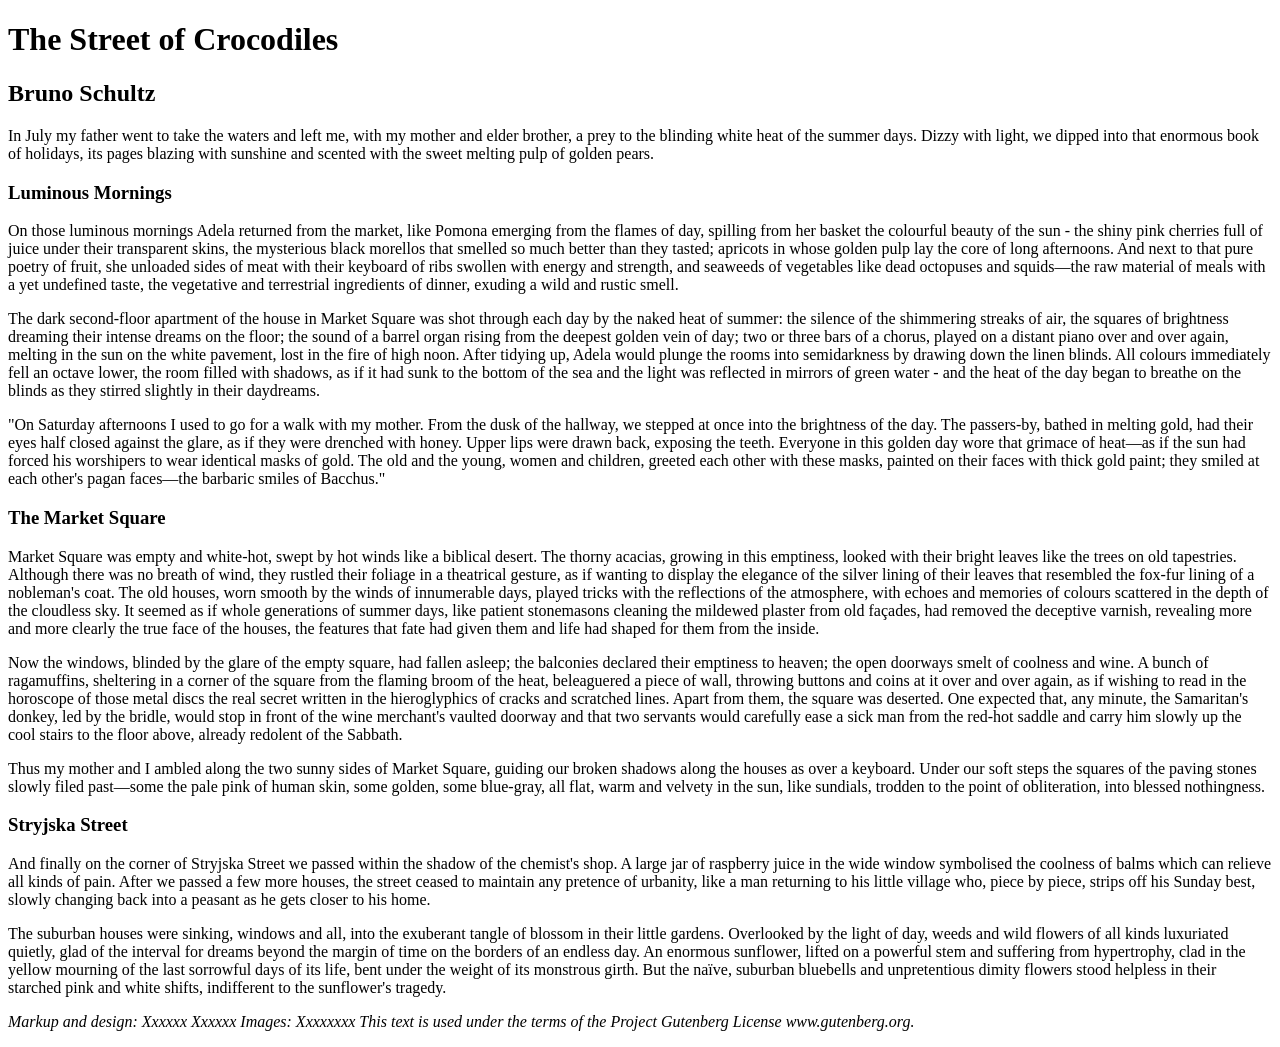
<file: index.html>
<!DOCTYPE html>
<html lang="en">
<head>
<meta charset="UTF-8">
    <title>The Street of Crocodiles</title>
</head>
<body>
    <h1>The Street of Crocodiles</h1>

<h2>Bruno Schultz</h2>

<p>In July my father went to take the waters and left me, with my mother and elder brother, a
prey to the blinding white heat of the summer days. Dizzy with light, we dipped into that
enormous book of holidays, its pages blazing with sunshine and scented with the sweet
melting pulp of golden pears.</p>

<h3>Luminous Mornings</h3>

<p>On those luminous mornings Adela returned from the market, like Pomona emerging from
the flames of day, spilling from her basket the colourful beauty of the sun - the shiny pink
cherries full of juice under their transparent skins, the mysterious black morellos that
smelled so much better than they tasted; apricots in whose golden pulp lay the core of long
afternoons. And next to that pure poetry of fruit, she unloaded sides of meat with their
keyboard of ribs swollen with energy and strength, and seaweeds of vegetables like dead
octopuses and squids—the raw material of meals with a yet undefined taste, the vegetative
and terrestrial ingredients of dinner, exuding a wild and rustic smell.</p>

<p>The dark second-floor apartment of the house in Market Square was shot through each day
by the naked heat of summer: the silence of the shimmering streaks of air, the squares of
brightness dreaming their intense dreams on the floor; the sound of a barrel organ rising
from the deepest golden vein of day; two or three bars of a chorus, played on a distant piano
over and over again, melting in the sun on the white pavement, lost in the fire of high noon.
After tidying up, Adela would plunge the rooms into semidarkness by drawing down the
linen blinds. All colours immediately fell an octave lower, the room filled with shadows, as if
it had sunk to the bottom of the sea and the light was reflected in mirrors of green water -
and the heat of the day began to breathe on the blinds as they stirred slightly in their
daydreams.</p>

<p>"On Saturday afternoons I used to go for a walk with my mother. From the dusk of the
hallway, we stepped at once into the brightness of the day. The passers-by, bathed in melting
gold, had their eyes half closed against the glare, as if they were drenched with honey.
Upper lips were drawn back, exposing the teeth. Everyone in this golden day wore that
grimace of heat—as if the sun had forced his worshipers to wear identical masks of gold. The
old and the young, women and children, greeted each other with these masks, painted on
their faces with thick gold paint; they smiled at each other's pagan faces—the barbaric
smiles of Bacchus."</p>

<h3>The Market Square</h3>

<p>Market Square was empty and white-hot, swept by hot winds like a biblical desert. The
thorny acacias, growing in this emptiness, looked with their bright leaves like the trees on
old tapestries. Although there was no breath of wind, they rustled their foliage in a
theatrical gesture, as if wanting to display the elegance of the silver lining of their leaves that
resembled the fox-fur lining of a nobleman's coat. The old houses, worn smooth by the
winds of innumerable days, played tricks with the reflections of the atmosphere, with
echoes and memories of colours scattered in the depth of the cloudless sky. It seemed as if
whole generations of summer days, like patient stonemasons cleaning the mildewed plaster
from old façades, had removed the deceptive varnish, revealing more and more clearly the
true face of the houses, the features that fate had given them and life had shaped for them
from the inside.</p>

<p>Now the windows, blinded by the glare of the empty square, had fallen asleep; the balconies
declared their emptiness to heaven; the open doorways smelt of coolness and wine.
A bunch of ragamuffins, sheltering in a corner of the square from the flaming broom of the
heat, beleaguered a piece of wall, throwing buttons and coins at it over and over again, as if
wishing to read in the horoscope of those metal discs the real secret written in the
hieroglyphics of cracks and scratched lines. Apart from them, the square was deserted. One
expected that, any minute, the Samaritan's donkey, led by the bridle, would stop in front of
the wine merchant's vaulted doorway and that two servants would carefully ease a sick man
from the red-hot saddle and carry him slowly up the cool stairs to the floor above, already
redolent of the Sabbath.</p>

<p>Thus my mother and I ambled along the two sunny sides of Market Square, guiding our
broken shadows along the houses as over a keyboard.
Under our soft steps the squares of the paving stones slowly filed past—some the pale pink
of human skin, some golden, some blue-gray, all flat, warm and velvety in the sun, like
sundials, trodden to the point of obliteration, into blessed nothingness.</p>

<h3>Stryjska Street</h3>

<p>And finally on the corner of Stryjska Street we passed within the shadow of the chemist's
shop. A large jar of raspberry juice in the wide window symbolised the coolness of balms
which can relieve all kinds of pain. After we passed a few more houses, the street ceased to
maintain any pretence of urbanity, like a man returning to his little village who, piece by
piece, strips off his Sunday best, slowly changing back into a peasant as he gets closer to his
home.</p>

<p>The suburban houses were sinking, windows and all, into the exuberant tangle of blossom in
their little gardens. Overlooked by the light of day, weeds and wild flowers of all kinds
luxuriated quietly, glad of the interval for dreams beyond the margin of time on the borders
of an endless day. An enormous sunflower, lifted on a powerful stem and suffering from
hypertrophy, clad in the yellow mourning of the last sorrowful days of its life, bent under the
weight of its monstrous girth. But the naïve, suburban bluebells and unpretentious dimity
flowers stood helpless in their starched pink and white shifts, indifferent to the sunflower's
tragedy.</p>
<footer>
<p><em>Markup and design: Xxxxxx Xxxxxx</em> 
<em>Images: Xxxxxxxx</em> 
<em>This text is used under the terms of the Project Gutenberg License www.gutenberg.org.</em></p>
</footer>
</body>
</file>
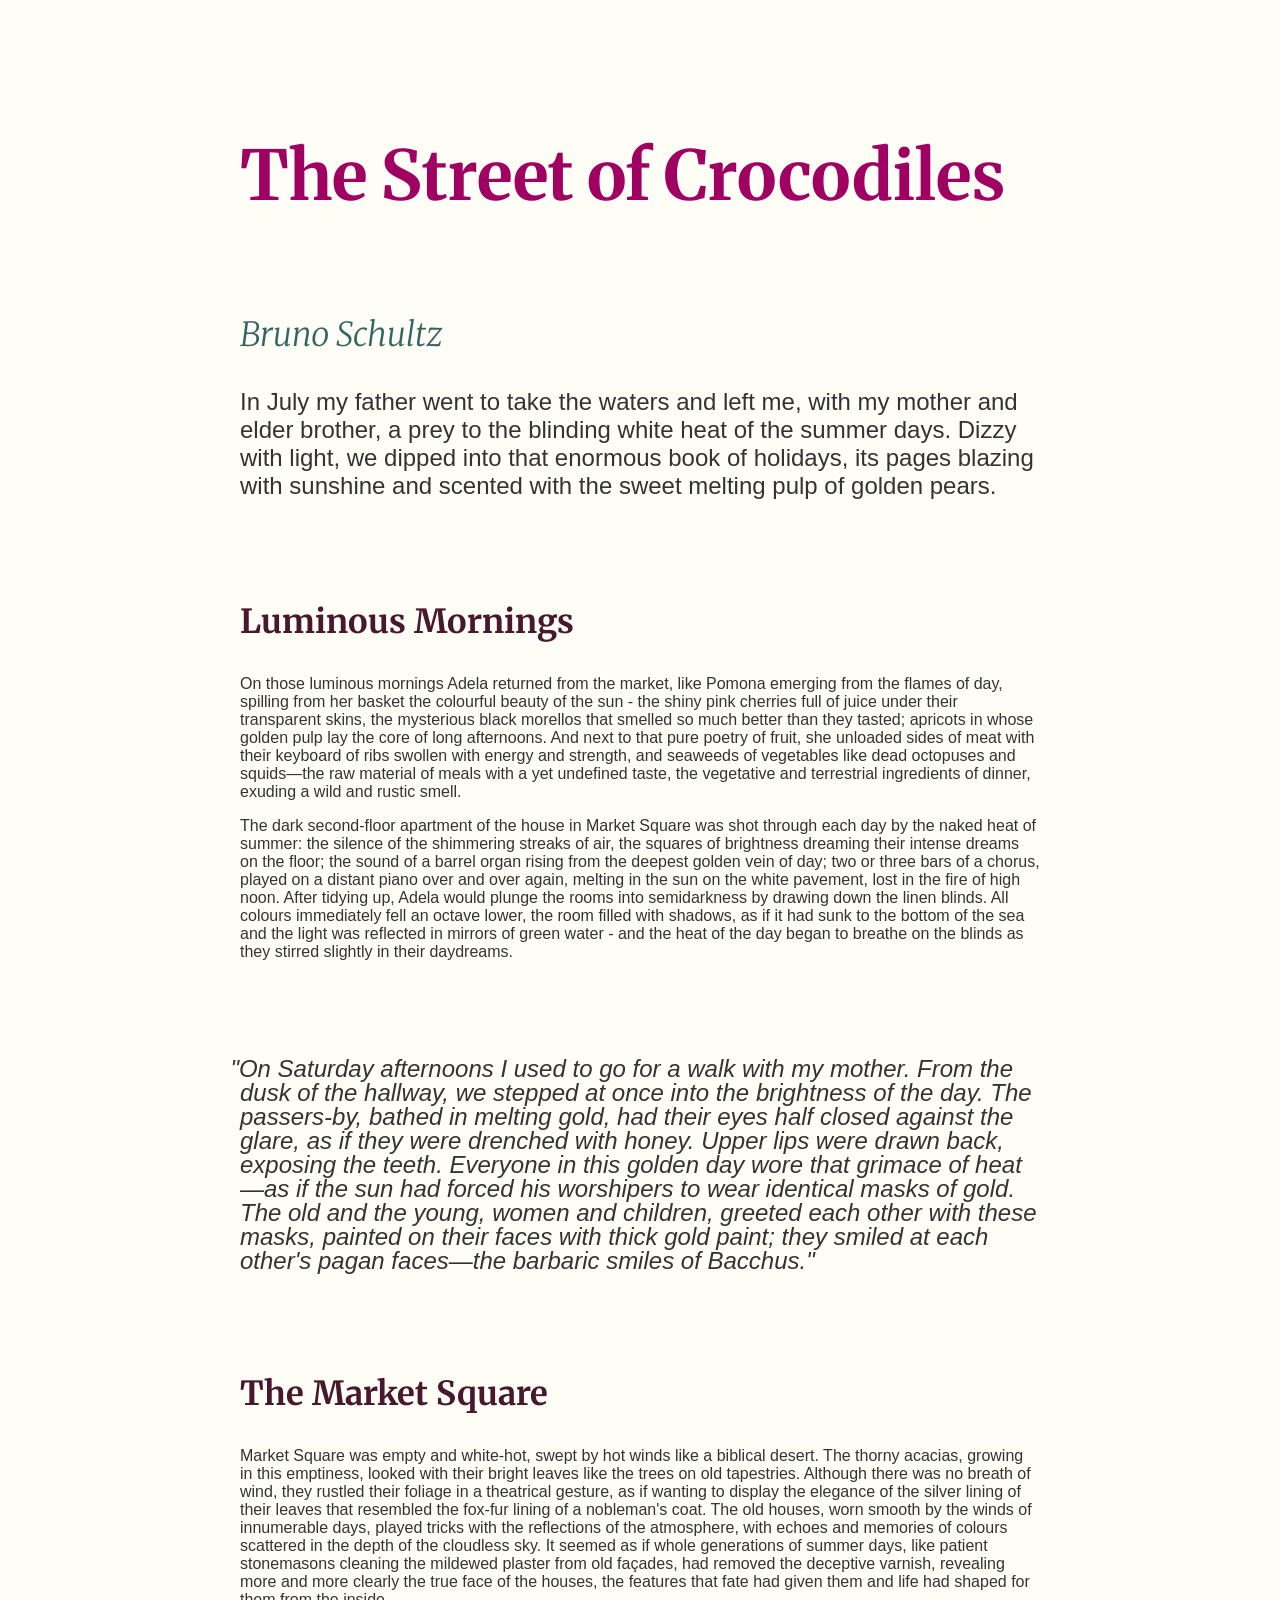
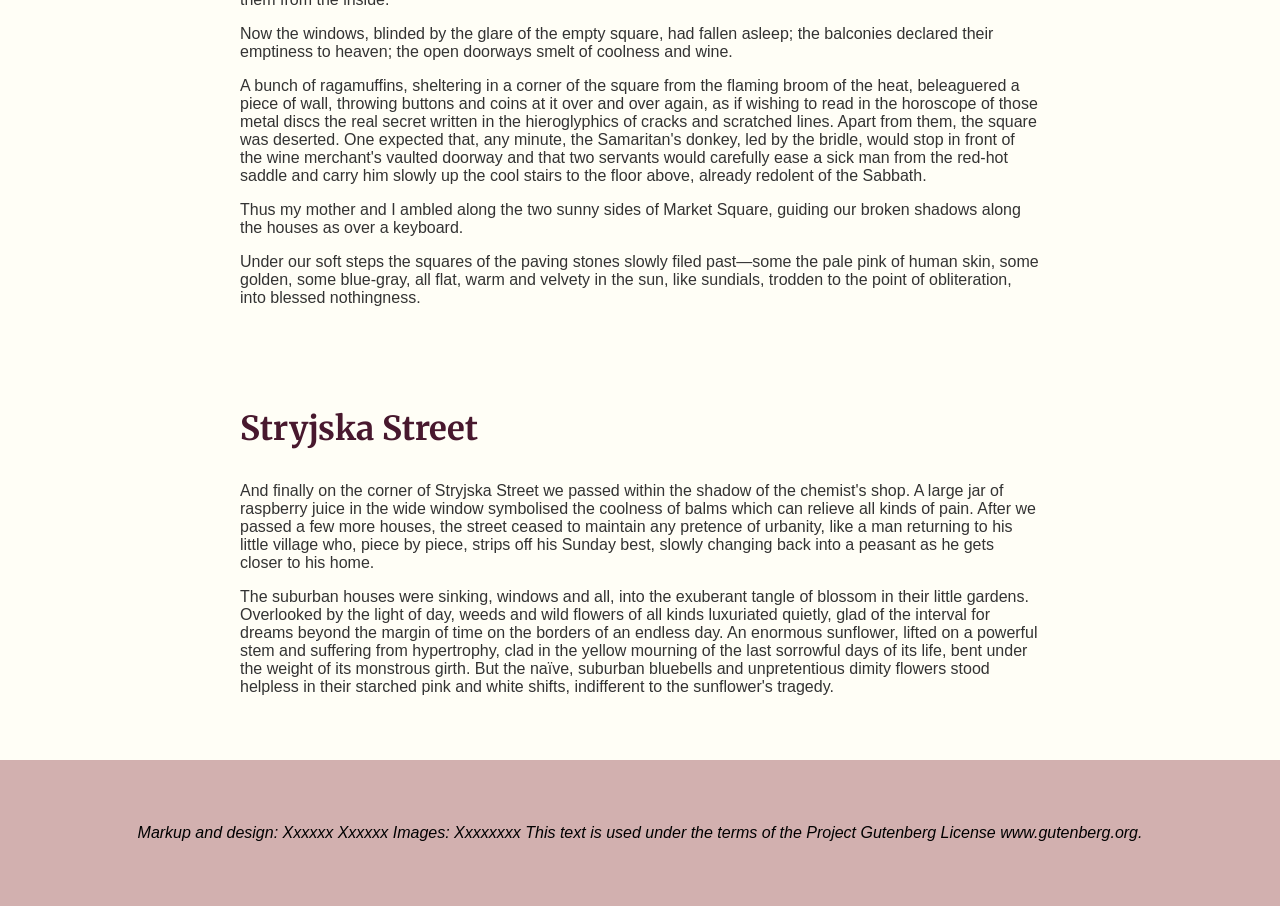
<file: index-2.html>
<!DOCTYPE html>
<html lang="en">
<head>
<meta charset="UTF-8">
    <link href="css/reset.css" type="text/css"rel="stylesheet"/>
    <link href="css/style.css" type="text/css"rel="stylesheet"/>
    <link rel="preconnect" href="https://fonts.googleapis.com">
    <link rel="preconnect" href="https://fonts.gstatic.com" crossorigin>
    <link href="https://fonts.googleapis.com/css2?family=Merriweather:ital,opsz,wght@0,18..144,300..900;1,18..144,300..900&display=swap" rel="stylesheet">

    <title>The Street of Crocodiles</title>
</head>
<body>
    <header>
    <h1>The Street of Crocodiles</h1>
<h2>Bruno Schultz</h2>

<p>In July my father went to take the waters and left me, with my mother and elder brother, a
prey to the blinding white heat of the summer days. Dizzy with light, we dipped into that
enormous book of holidays, its pages blazing with sunshine and scented with the sweet
melting pulp of golden pears.</p>
</header>

<section>
    <h3>Luminous Mornings</h3>

    <p>On those luminous mornings Adela returned from the market, like Pomona emerging from
the flames of day, spilling from her basket the colourful beauty of the sun - the shiny pink
cherries full of juice under their transparent skins, the mysterious black morellos that
smelled so much better than they tasted; apricots in whose golden pulp lay the core of long
afternoons. And next to that pure poetry of fruit, she unloaded sides of meat with their
keyboard of ribs swollen with energy and strength, and seaweeds of vegetables like dead
octopuses and squids—the raw material of meals with a yet undefined taste, the vegetative
and terrestrial ingredients of dinner, exuding a wild and rustic smell.</p>

    <p>The dark second-floor apartment of the house in Market Square was shot through each day
by the naked heat of summer: the silence of the shimmering streaks of air, the squares of
brightness dreaming their intense dreams on the floor; the sound of a barrel organ rising
from the deepest golden vein of day; two or three bars of a chorus, played on a distant piano
over and over again, melting in the sun on the white pavement, lost in the fire of high noon.
After tidying up, Adela would plunge the rooms into semidarkness by drawing down the
linen blinds. All colours immediately fell an octave lower, the room filled with shadows, as if
it had sunk to the bottom of the sea and the light was reflected in mirrors of green water -
and the heat of the day began to breathe on the blinds as they stirred slightly in their
daydreams.</p>

<blockquote>
    <p><em>"On Saturday afternoons I used to go for a walk with my mother. From the dusk of the
hallway, we stepped at once into the brightness of the day. The passers-by, bathed in melting
gold, had their eyes half closed against the glare, as if they were drenched with honey.
Upper lips were drawn back, exposing the teeth. Everyone in this golden day wore that
grimace of heat—as if the sun had forced his worshipers to wear identical masks of gold. The
old and the young, women and children, greeted each other with these masks, painted on
their faces with thick gold paint; they smiled at each other's pagan faces—the barbaric
smiles of Bacchus."</em></p>
    </blockquote>
</section>

<section>
    <h3>The Market Square</h3>

    <p>Market Square was empty and white-hot, swept by hot winds like a biblical desert. The
thorny acacias, growing in this emptiness, looked with their bright leaves like the trees on
old tapestries. Although there was no breath of wind, they rustled their foliage in a
theatrical gesture, as if wanting to display the elegance of the silver lining of their leaves that
resembled the fox-fur lining of a nobleman's coat. The old houses, worn smooth by the
winds of innumerable days, played tricks with the reflections of the atmosphere, with
echoes and memories of colours scattered in the depth of the cloudless sky. It seemed as if
whole generations of summer days, like patient stonemasons cleaning the mildewed plaster
from old façades, had removed the deceptive varnish, revealing more and more clearly the
true face of the houses, the features that fate had given them and life had shaped for them
from the inside.</p>

<p>Now the windows, blinded by the glare of the empty square, had fallen asleep; the balconies
declared their emptiness to heaven; the open doorways smelt of coolness and wine.</p>

<p>A bunch of ragamuffins, sheltering in a corner of the square from the flaming broom of the
heat, beleaguered a piece of wall, throwing buttons and coins at it over and over again, as if
wishing to read in the horoscope of those metal discs the real secret written in the
hieroglyphics of cracks and scratched lines. Apart from them, the square was deserted. One
expected that, any minute, the Samaritan's donkey, led by the bridle, would stop in front of
the wine merchant's vaulted doorway and that two servants would carefully ease a sick man
from the red-hot saddle and carry him slowly up the cool stairs to the floor above, already
redolent of the Sabbath.</p>

<p>Thus my mother and I ambled along the two sunny sides of Market Square, guiding our
broken shadows along the houses as over a keyboard.</p>

<p>Under our soft steps the squares of the paving stones slowly filed past—some the pale pink
of human skin, some golden, some blue-gray, all flat, warm and velvety in the sun, like
sundials, trodden to the point of obliteration, into blessed nothingness.</p>
</section>

<section>
<h3>Stryjska Street</h3>

<p>And finally on the corner of Stryjska Street we passed within the shadow of the chemist's
shop. A large jar of raspberry juice in the wide window symbolised the coolness of balms
which can relieve all kinds of pain. After we passed a few more houses, the street ceased to
maintain any pretence of urbanity, like a man returning to his little village who, piece by
piece, strips off his Sunday best, slowly changing back into a peasant as he gets closer to his
home.</p>

<p>The suburban houses were sinking, windows and all, into the exuberant tangle of blossom in
their little gardens. Overlooked by the light of day, weeds and wild flowers of all kinds
luxuriated quietly, glad of the interval for dreams beyond the margin of time on the borders
of an endless day. An enormous sunflower, lifted on a powerful stem and suffering from
hypertrophy, clad in the yellow mourning of the last sorrowful days of its life, bent under the
weight of its monstrous girth. But the naïve, suburban bluebells and unpretentious dimity
flowers stood helpless in their starched pink and white shifts, indifferent to the sunflower's
tragedy.</p>
</section>

<footer>
<p><em>Markup and design: Xxxxxx Xxxxxx
Images: Xxxxxxxx
This text is used under the terms of the Project Gutenberg License www.gutenberg.org.</em></p>
</footer>
</body>
</html>
</file>
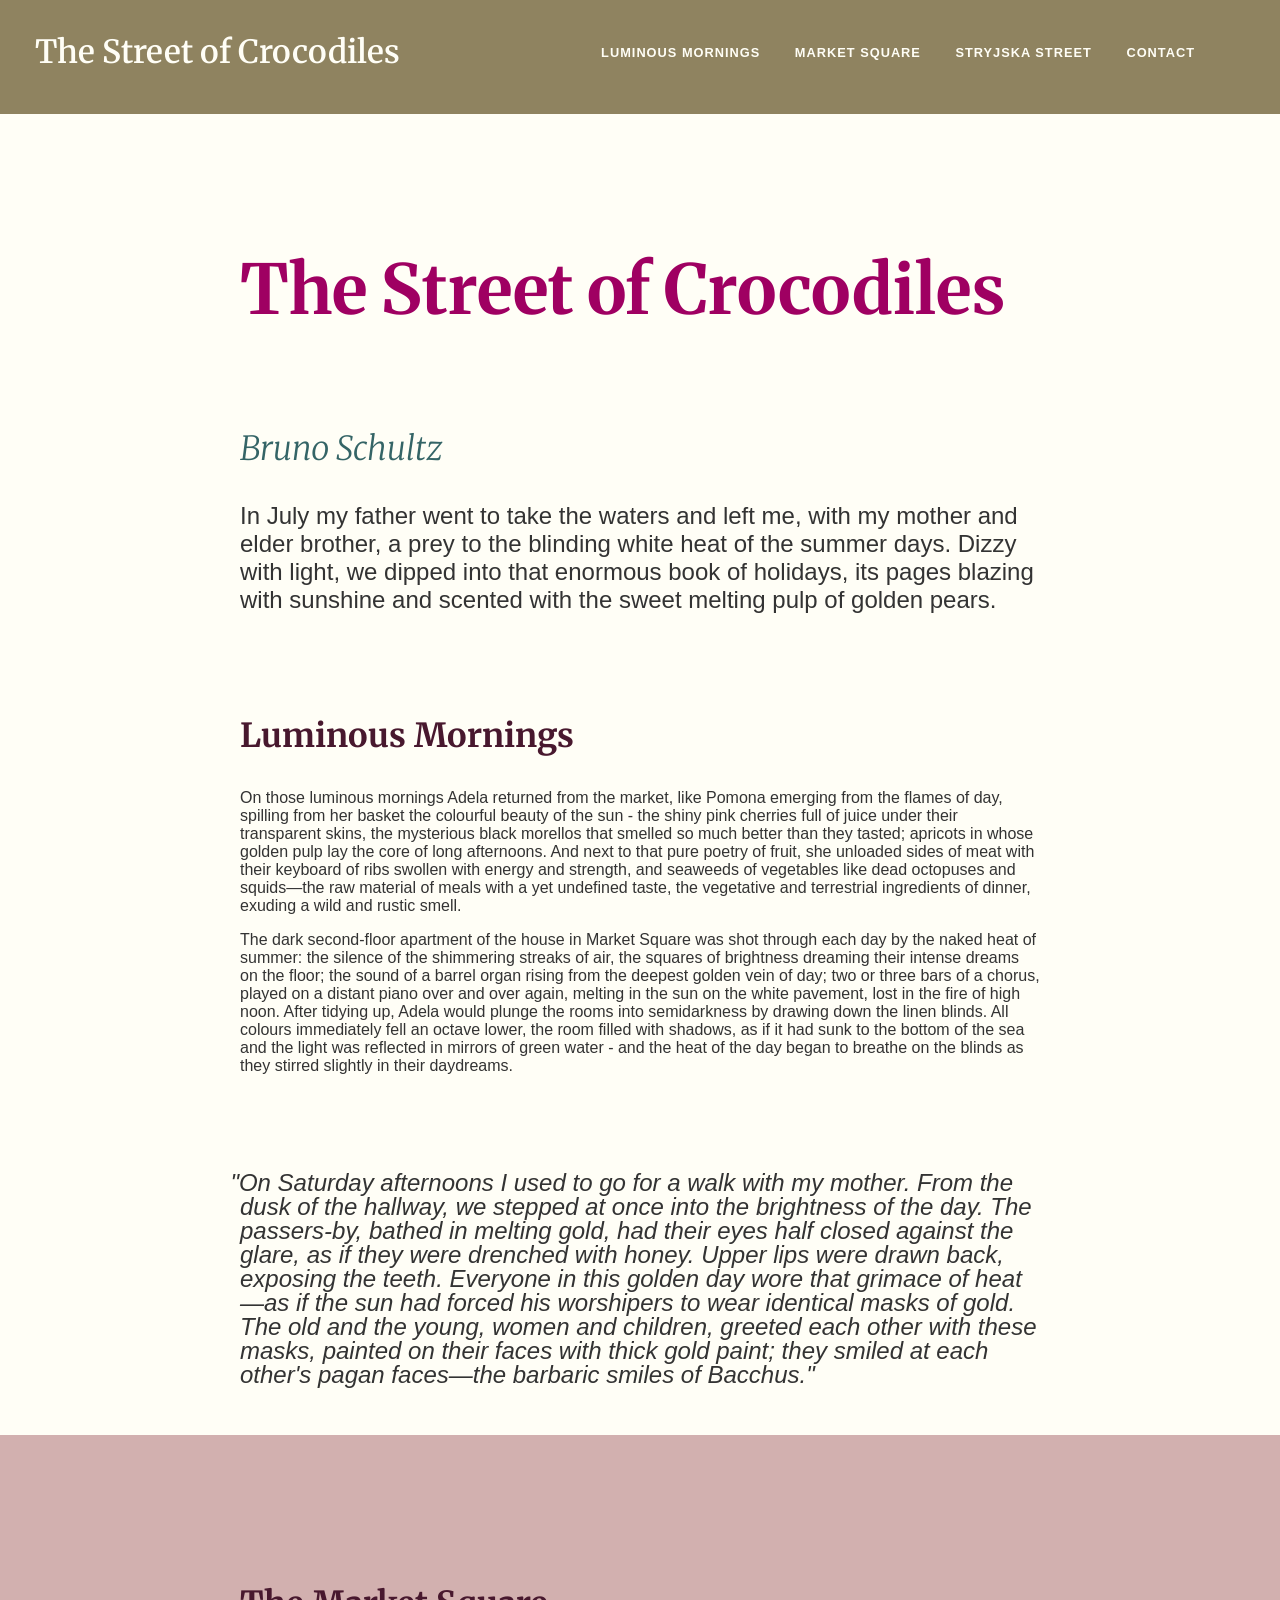
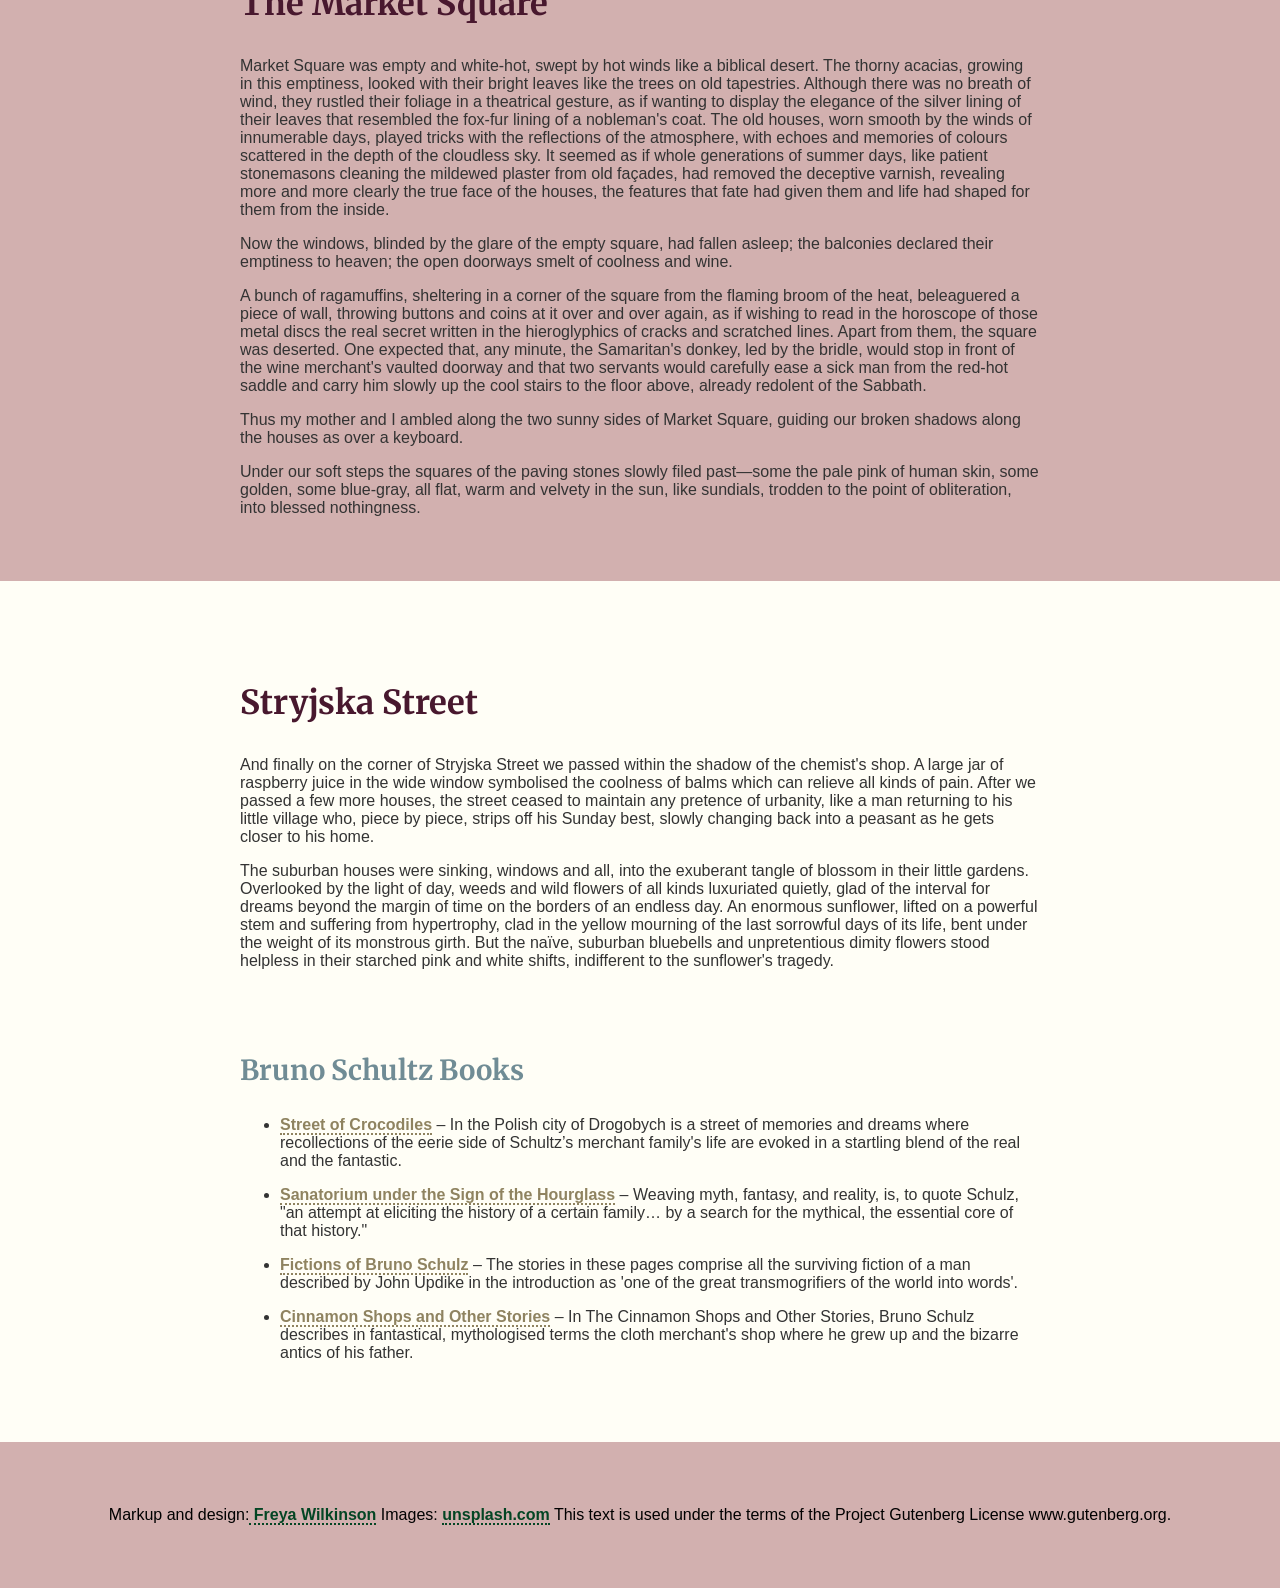
<file: index-3.html>
<!DOCTYPE html>
<html lang="en">
<head>
<meta charset="UTF-8">
    <link href="css/reset.css" type="text/css"rel="stylesheet"/>
    <link href="css/style.css" type="text/css"rel="stylesheet"/>
    <link rel="preconnect" href="https://fonts.googleapis.com">
    <link rel="preconnect" href="https://fonts.gstatic.com" crossorigin>
    <link href="https://fonts.googleapis.com/css2?family=Merriweather:ital,opsz,wght@0,18..144,300..900;1,18..144,300..900&display=swap" rel="stylesheet">

    <title>The Street of Crocodiles</title>
</head>
<body>
    <div class="responsivenav">
        <div id="logo">
        <p>The Street of Crocodiles</p>
    </div>
<nav>
        <ul>
            <li><a href="#mornings">Luminous Mornings</a></li>
            <li><a href="#market">Market Square</a></li>
            <li><a href="#street">Stryjska Street</a></li>
            <li><a href="#contact">Contact</a></li>
        </ul>
</nav>
</div>
    <header>
    <h1>The Street of Crocodiles</h1>
<h2>Bruno Schultz</h2>

<p>In July my father went to take the waters and left me, with my mother and elder brother, a
prey to the blinding white heat of the summer days. Dizzy with light, we dipped into that
enormous book of holidays, its pages blazing with sunshine and scented with the sweet
melting pulp of golden pears.</p>
</header>

<section>
    <h3 id="mornings">Luminous Mornings</h3>

    <p>On those luminous mornings Adela returned from the market, like Pomona emerging from
the flames of day, spilling from her basket the colourful beauty of the sun - the shiny pink
cherries full of juice under their transparent skins, the mysterious black morellos that
smelled so much better than they tasted; apricots in whose golden pulp lay the core of long
afternoons. And next to that pure poetry of fruit, she unloaded sides of meat with their
keyboard of ribs swollen with energy and strength, and seaweeds of vegetables like dead
octopuses and squids—the raw material of meals with a yet undefined taste, the vegetative
and terrestrial ingredients of dinner, exuding a wild and rustic smell.</p>

    <p>The dark second-floor apartment of the house in Market Square was shot through each day
by the naked heat of summer: the silence of the shimmering streaks of air, the squares of
brightness dreaming their intense dreams on the floor; the sound of a barrel organ rising
from the deepest golden vein of day; two or three bars of a chorus, played on a distant piano
over and over again, melting in the sun on the white pavement, lost in the fire of high noon.
After tidying up, Adela would plunge the rooms into semidarkness by drawing down the
linen blinds. All colours immediately fell an octave lower, the room filled with shadows, as if
it had sunk to the bottom of the sea and the light was reflected in mirrors of green water -
and the heat of the day began to breathe on the blinds as they stirred slightly in their
daydreams.</p>

<blockquote>
    <p><em>"On Saturday afternoons I used to go for a walk with my mother. From the dusk of the
hallway, we stepped at once into the brightness of the day. The passers-by, bathed in melting
gold, had their eyes half closed against the glare, as if they were drenched with honey.
Upper lips were drawn back, exposing the teeth. Everyone in this golden day wore that
grimace of heat—as if the sun had forced his worshipers to wear identical masks of gold. The
old and the young, women and children, greeted each other with these masks, painted on
their faces with thick gold paint; they smiled at each other's pagan faces—the barbaric
smiles of Bacchus."</em></p>
    </blockquote>
</section>

<div class="light">
<section>
    <h3 id="market">The Market Square</h3>

    <p>Market Square was empty and white-hot, swept by hot winds like a biblical desert. The
thorny acacias, growing in this emptiness, looked with their bright leaves like the trees on
old tapestries. Although there was no breath of wind, they rustled their foliage in a
theatrical gesture, as if wanting to display the elegance of the silver lining of their leaves that
resembled the fox-fur lining of a nobleman's coat. The old houses, worn smooth by the
winds of innumerable days, played tricks with the reflections of the atmosphere, with
echoes and memories of colours scattered in the depth of the cloudless sky. It seemed as if
whole generations of summer days, like patient stonemasons cleaning the mildewed plaster
from old façades, had removed the deceptive varnish, revealing more and more clearly the
true face of the houses, the features that fate had given them and life had shaped for them
from the inside.</p>

<p>Now the windows, blinded by the glare of the empty square, had fallen asleep; the balconies
declared their emptiness to heaven; the open doorways smelt of coolness and wine.</p>

<p>A bunch of ragamuffins, sheltering in a corner of the square from the flaming broom of the
heat, beleaguered a piece of wall, throwing buttons and coins at it over and over again, as if
wishing to read in the horoscope of those metal discs the real secret written in the
hieroglyphics of cracks and scratched lines. Apart from them, the square was deserted. One
expected that, any minute, the Samaritan's donkey, led by the bridle, would stop in front of
the wine merchant's vaulted doorway and that two servants would carefully ease a sick man
from the red-hot saddle and carry him slowly up the cool stairs to the floor above, already
redolent of the Sabbath.</p>

<p>Thus my mother and I ambled along the two sunny sides of Market Square, guiding our
broken shadows along the houses as over a keyboard.</p>

<p>Under our soft steps the squares of the paving stones slowly filed past—some the pale pink
of human skin, some golden, some blue-gray, all flat, warm and velvety in the sun, like
sundials, trodden to the point of obliteration, into blessed nothingness.</p>
</section>
</div>

<section>
<h3 id="street">Stryjska Street</h3>

<p>And finally on the corner of Stryjska Street we passed within the shadow of the chemist's
shop. A large jar of raspberry juice in the wide window symbolised the coolness of balms
which can relieve all kinds of pain. After we passed a few more houses, the street ceased to
maintain any pretence of urbanity, like a man returning to his little village who, piece by
piece, strips off his Sunday best, slowly changing back into a peasant as he gets closer to his
home.</p>

<p>The suburban houses were sinking, windows and all, into the exuberant tangle of blossom in
their little gardens. Overlooked by the light of day, weeds and wild flowers of all kinds
luxuriated quietly, glad of the interval for dreams beyond the margin of time on the borders
of an endless day. An enormous sunflower, lifted on a powerful stem and suffering from
hypertrophy, clad in the yellow mourning of the last sorrowful days of its life, bent under the
weight of its monstrous girth. But the naïve, suburban bluebells and unpretentious dimity
flowers stood helpless in their starched pink and white shifts, indifferent to the sunflower's
tragedy.</p>
</section>

<section class="books">
    <h4>Bruno Schultz Books</h4>

<ul>
<li><a href="https://www.goodreads.com/book/show/244261.The_Street_of_Crocodiles" target="_blank">Street of Crocodiles</a>  – In the Polish city of Drogobych is a street of memories and
dreams where recollections of the eerie side of Schultz’s merchant family's life are
evoked in a startling blend of the real and the fantastic.</li>
<li><a href="https://www.goodreads.com/book/show/359559.Sanatorium_Under_the_Sign_of_the_Hourglass" target="_blank">Sanatorium under the Sign of the Hourglass</a> – Weaving myth, fantasy, and reality,
is, to quote Schulz, "an attempt at eliciting the history of a certain family… by a search
for the mythical, the essential core of that history."</li>
<li><a href="https://www.goodreads.com/book/show/244262" target="_blank">Fictions of Bruno Schulz</a> – The stories in these pages comprise all the surviving fiction of
a man described by John Updike in the introduction as 'one of the great transmogrifiers
of the world into words'.</li>
<li><a href="https://www.goodreads.com/book/show/29142989-the-cinnamon-shops-and-other-stories" target="_blank">Cinnamon Shops and Other Stories</a> – In The Cinnamon Shops and Other Stories,
Bruno Schulz describes in fantastical, mythologised terms the cloth merchant's shop
where he grew up and the bizarre antics of his father.</li>
</ul>
</section>

<footer id="contact">
<p>Markup and design:<a href="mailto:wilkinson-f1@ulster.ac.uk"> Freya Wilkinson</a>
Images: <a href="https://unsplash.com"> unsplash.com</a>
This text is used under the terms of the Project Gutenberg License www.gutenberg.org.</p>
</footer>
</body>
</html>
</file>
<file: css/style.css>
body{
    background: #FFFEF6;
    color: #333333;
    font-family: "Merriweather sans", sans-serif;
}

section, header {
    width: 80%;
    max-width: 800px;
    margin: auto;}

h1, h2, h3, h4 {
    font-family: "Merriweather", serif;}

p, ul {
    font-family: "Merriweather sans", sans-serif;}

header p {
    font-family: "Merriweather Sans", sans-serif;
    font-size: 1.5rem;
    font-weight: 300;
}

h1 {font-size: 4.300rem;
    line-height:1.1;
    margin-top: 2em;
    color:rgb(159, 0, 98)}

h2 {font-size: 2.074rem;
    font-weight: 300;
    font-style:oblique;
    margin: 3em 0 1em 0;
    color:rgb(52, 100, 102)}

h3 {font-size: 2.074rem;
    margin: 3em 0 1em 0;
    color:#48182E}

h4 {font-size: 1.728rem;
    margin: 3em 0 1em 0;
    color: #708C95}

blockquote{
    margin-bottom: 1.5rem;
    line-height: 1.5;
}

blockquote{
    margin-bottom: 1.5rem;
    line-height:1.5rem;
    font-style: italic;
    font-size: 1.5rem;
    hanging-punctuation: first;
    text-indent: -0.6rem;
    margin: 4em 0 2em 0;
}

/*-- navigation --*/

.responsivenav{
    background:#8f8360;
    padding-bottom: 10px;
    display: flex;
    justify-content: space-between;
    align-items: center;    
}

#logo {
    font-size: 2rem;
    color: #FFFEF6;
    font-weight: 600;
    padding-left: 35px;
}

#logo p {
    font-family: "Merriweather", serif;
}

/*--STYLING LINKS--*/

a{
    color:#8f8360;
    text-decoration: none;
    border-bottom: 2px dotted;
    font-weight: 600;
}

a:hover{
    color: #957082;
    transition: all 0.3s ease-in-out;
}

nav{
    display:flex;
    padding: 1.5rem 0;
    font-size: 0.8rem;
}

nav ul {
text-align: right;
text-transform: uppercase;
letter-spacing: 1px;
list-style-type: none;
padding-right: 70px;
}

nav ul li {
    display: inline;
    margin: 5px;
}

nav a {
    border-bottom: none;
    text-decoration: none;
    color:#FFFEF6;
    padding: 10px;
}

    nav a:hover {
        color: #3C3316;
        transition: all 0.3s ease-in-out;
    }

.light {
    background: #D2B0AF;
    padding: 3rem 0;
}

.book ul {
    padding-left: 0;
    list-style-type: none;
}

.books li {
    padding-bottom: 1rem;
}


footer {
    background: #D2B0AF;
    color: #000000;
    text-align: center;
    margin: 4em 0 0em 0;
    padding: 3rem 0;
}

footer a {
    color:#034523
}

footer a:hover{
    color: #957082
}
</file>
